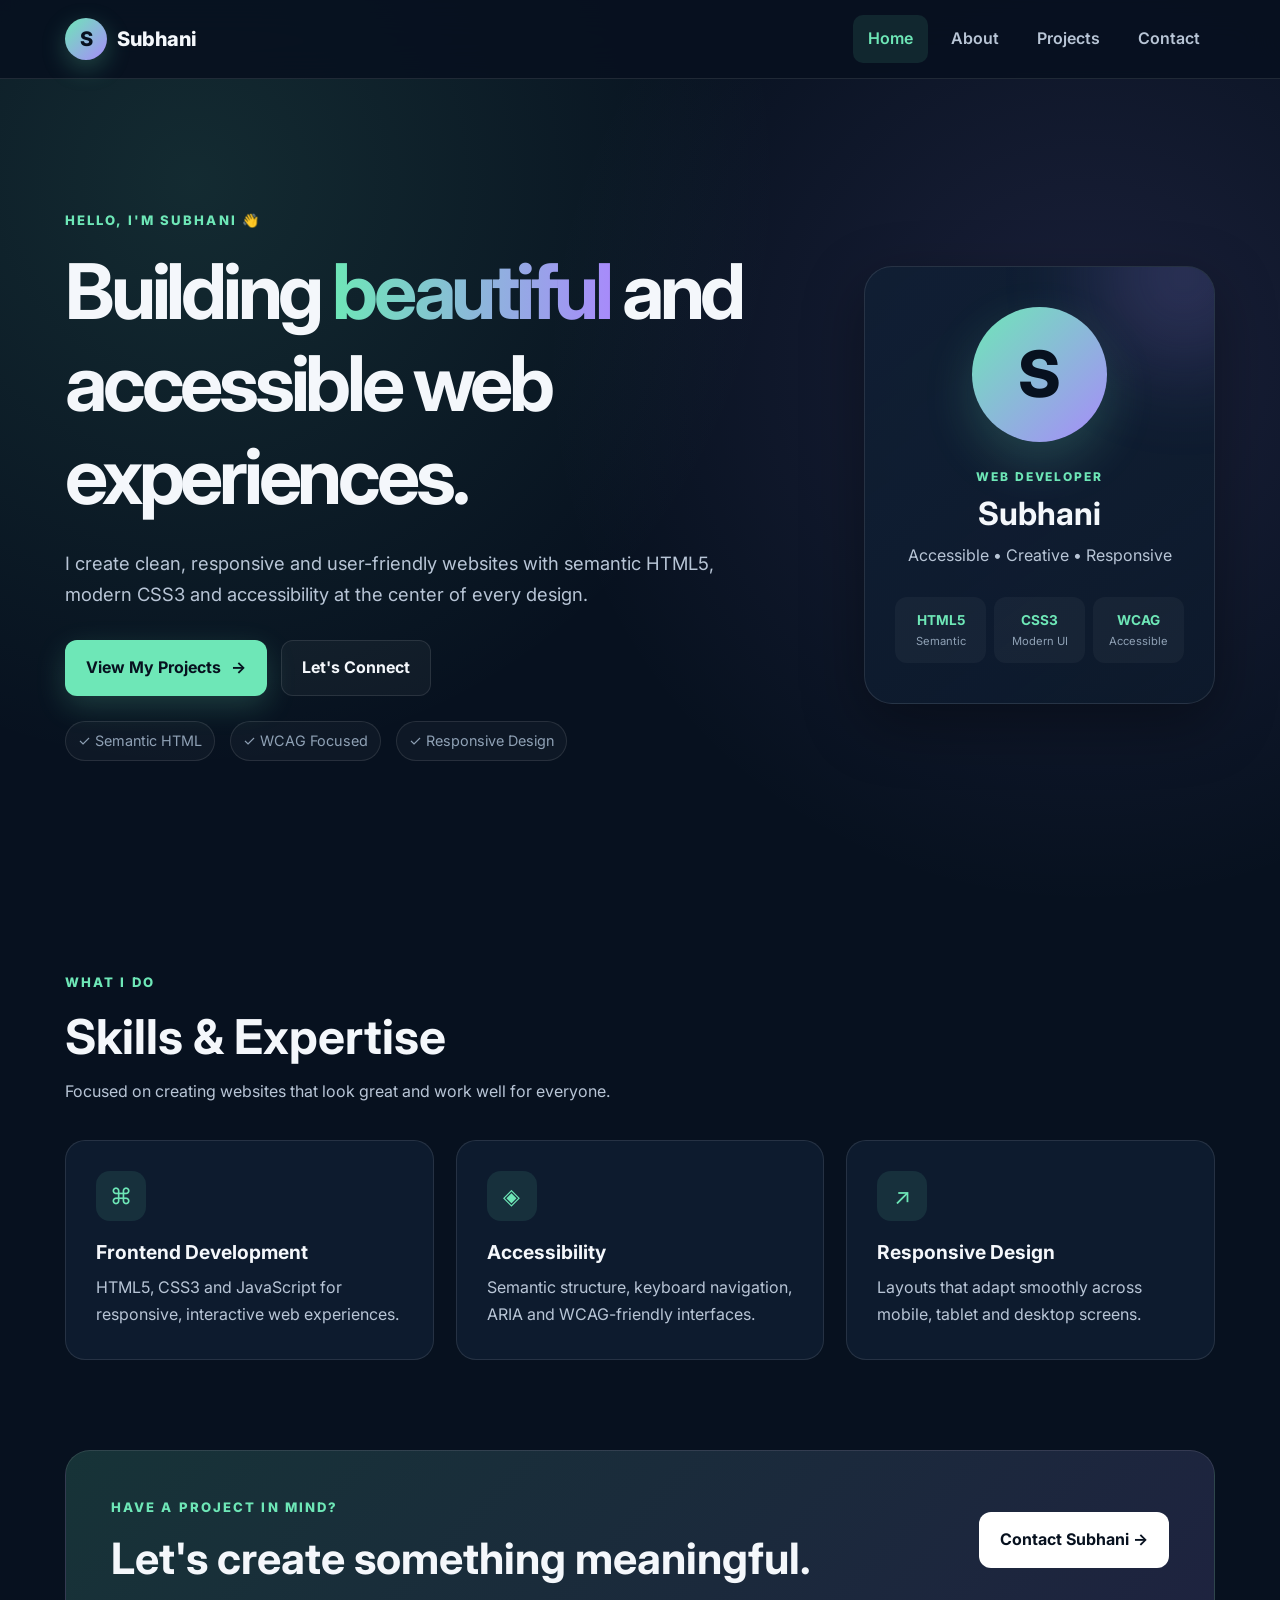
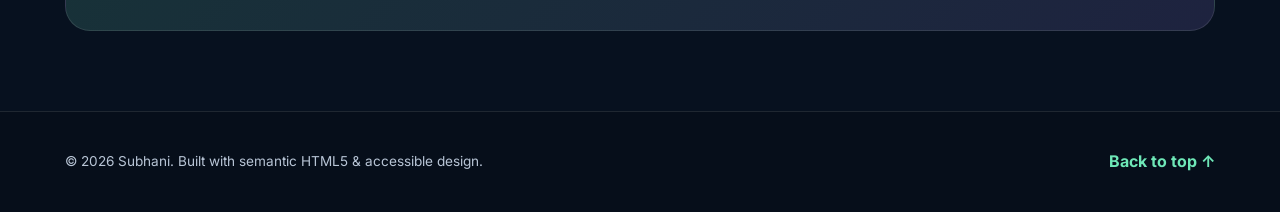
<file: index.html>
<!DOCTYPE html>
<html lang="en">
<head>
  <meta charset="UTF-8">

  <meta name="viewport" content="width=device-width, initial-scale=1.0">

  <meta name="description"
        content="Subhani's accessible personal portfolio showcasing web development skills and projects.">

  <meta name="keywords"
        content="Subhani, portfolio, web developer, HTML5, CSS3, accessibility, WCAG">

  <meta name="author" content="Subhani">

  <title>Subhani | Accessible Web Portfolio</title>

  <link rel="stylesheet" href="style.css">
</head>

<body>

<a class="skip-link" href="#main-content">
  Skip to main content
</a>

<header class="site-header">

  <div class="container nav-wrap">

    <a class="brand" href="index.html" aria-label="Subhani home">

      <span class="brand-mark" aria-hidden="true">
        S
      </span>

      <span>Subhani</span>

    </a>

    <nav aria-label="Main Navigation">

      <ul class="nav-list">

        <li>
          <a class="active"
             href="index.html"
             aria-current="page">
            Home
          </a>
        </li>

        <li>
          <a href="about.html">
            About
          </a>
        </li>

        <li>
          <a href="projects.html">
            Projects
          </a>
        </li>

        <li>
          <a href="contact.html">
            Contact
          </a>
        </li>

      </ul>

    </nav>

  </div>

</header>


<main id="main-content">

  <!-- HERO SECTION -->

  <section class="hero container"
           aria-labelledby="hero-title">

    <div class="hero-copy">

      <p class="eyebrow">
        HELLO, I'M SUBHANI 👋
      </p>

      <h1 id="hero-title">

        Building
        <span>beautiful</span>
        and accessible web experiences.

      </h1>

      <p class="hero-text">

        I create clean, responsive and user-friendly
        websites with semantic HTML5, modern CSS3
        and accessibility at the center of every design.

      </p>

      <div class="hero-actions">

        <a class="btn btn-primary"
           href="projects.html">

          View My Projects
          <span aria-hidden="true">→</span>

        </a>

        <a class="btn btn-secondary"
           href="contact.html">

          Let's Connect

        </a>

      </div>


      <div class="quick-points"
           aria-label="Portfolio highlights">

        <span>✓ Semantic HTML</span>

        <span>✓ WCAG Focused</span>

        <span>✓ Responsive Design</span>

      </div>

    </div>


    <!-- PROFILE CARD -->

    <div class="hero-card"
         aria-label="Subhani profile summary">

      <div class="glow"></div>

      <div class="profile-circle"
           aria-hidden="true">

        S

      </div>

      <p class="profile-label">
        WEB DEVELOPER
      </p>

      <h2>
        Subhani
      </h2>

      <p>
        Accessible • Creative • Responsive
      </p>


      <div class="mini-stats">

        <div>
          <strong>HTML5</strong>
          <span>Semantic</span>
        </div>

        <div>
          <strong>CSS3</strong>
          <span>Modern UI</span>
        </div>

        <div>
          <strong>WCAG</strong>
          <span>Accessible</span>
        </div>

      </div>

    </div>

  </section>


  <!-- SKILLS -->

  <section class="section container"
           aria-labelledby="skills-title">

    <div class="section-heading">

      <p class="eyebrow">
        WHAT I DO
      </p>

      <h2 id="skills-title">
        Skills & Expertise
      </h2>

      <p>
        Focused on creating websites that look great
        and work well for everyone.
      </p>

    </div>


    <div class="card-grid">

      <article class="info-card">

        <div class="icon" aria-hidden="true">
          ⌘
        </div>

        <h3>
          Frontend Development
        </h3>

        <p>
          HTML5, CSS3 and JavaScript for responsive,
          interactive web experiences.
        </p>

      </article>


      <article class="info-card">

        <div class="icon" aria-hidden="true">
          ◈
        </div>

        <h3>
          Accessibility
        </h3>

        <p>
          Semantic structure, keyboard navigation,
          ARIA and WCAG-friendly interfaces.
        </p>

      </article>


      <article class="info-card">

        <div class="icon" aria-hidden="true">
          ↗
        </div>

        <h3>
          Responsive Design
        </h3>

        <p>
          Layouts that adapt smoothly across mobile,
          tablet and desktop screens.
        </p>

      </article>

    </div>

  </section>


  <!-- CALL TO ACTION -->

  <section class="cta container"
           aria-labelledby="cta-title">

    <div>

      <p class="eyebrow">
        HAVE A PROJECT IN MIND?
      </p>

      <h2 id="cta-title">
        Let's create something meaningful.
      </h2>

    </div>

    <a class="btn btn-light"
       href="contact.html">

      Contact Subhani →

    </a>

  </section>

</main>


<footer class="site-footer">

  <div class="container footer-wrap">

    <p>
      © 2026 Subhani.
      Built with semantic HTML5 & accessible design.
    </p>

    <a href="index.html">
      Back to top ↑
    </a>

  </div>

</footer>

</body>
</html>
</file>
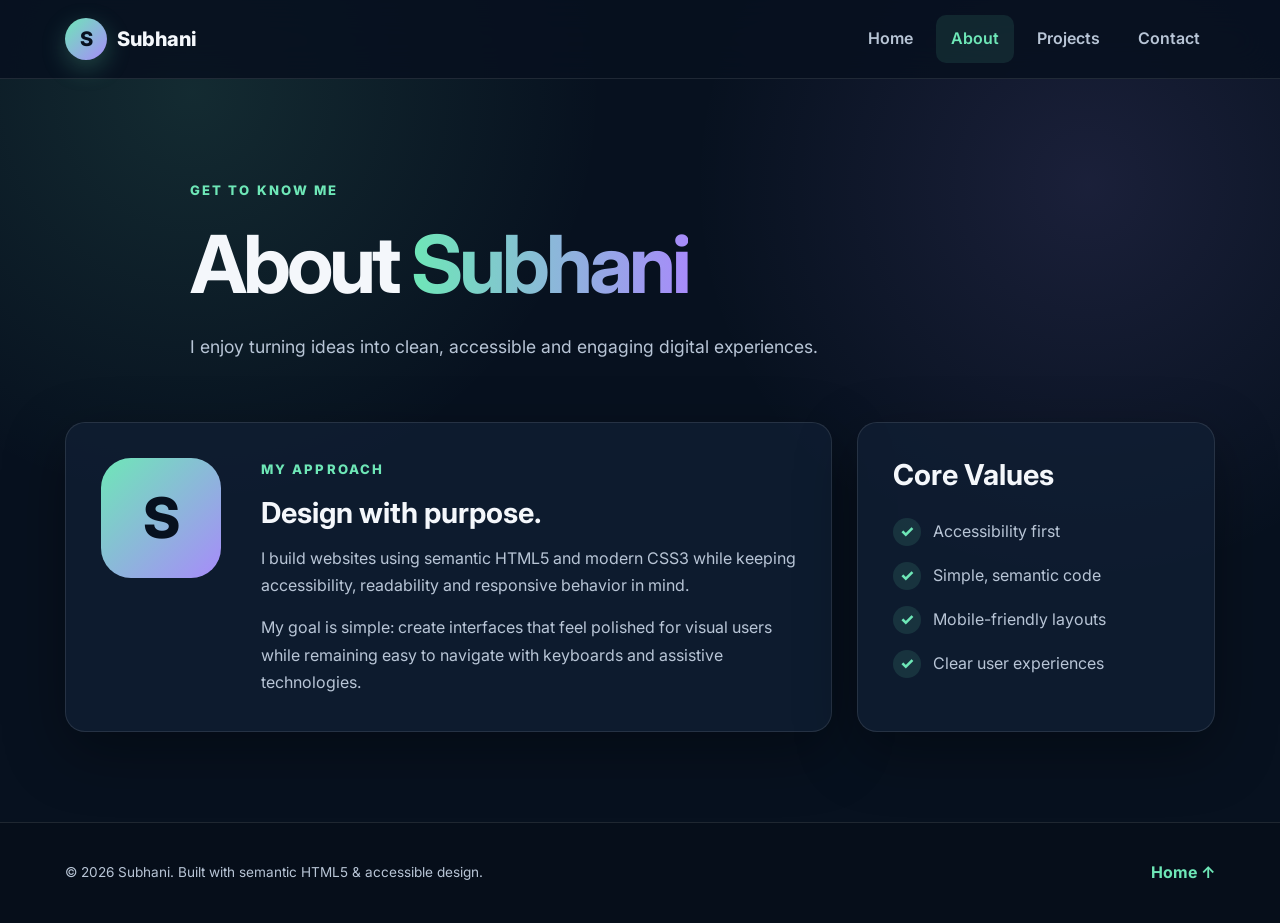
<file: about.html>
<!DOCTYPE html>
<html lang="en">

<head>

  <meta charset="UTF-8">

  <meta name="viewport"
        content="width=device-width, initial-scale=1.0">

  <meta name="description"
        content="Learn more about Subhani and their approach to accessible web development.">

  <title>About | Subhani</title>

  <link rel="stylesheet"
        href="style.css">

</head>


<body>

<a class="skip-link"
   href="#main-content">

  Skip to main content

</a>


<header class="site-header">

  <div class="container nav-wrap">

    <a class="brand"
       href="index.html"
       aria-label="Subhani home">

      <span class="brand-mark"
            aria-hidden="true">

        S

      </span>

      <span>
        Subhani
      </span>

    </a>


    <nav aria-label="Main Navigation">

      <ul class="nav-list">

        <li>
          <a href="index.html">
            Home
          </a>
        </li>

        <li>
          <a class="active"
             href="about.html"
             aria-current="page">

            About

          </a>
        </li>

        <li>
          <a href="projects.html">
            Projects
          </a>
        </li>

        <li>
          <a href="contact.html">
            Contact
          </a>
        </li>

      </ul>

    </nav>

  </div>

</header>


<main id="main-content">


  <section class="page-hero container"
           aria-labelledby="page-title">

    <p class="eyebrow">
      GET TO KNOW ME
    </p>

    <h1 id="page-title">

      About
      <span>Subhani</span>

    </h1>

    <p>

      I enjoy turning ideas into clean,
      accessible and engaging digital experiences.

    </p>

  </section>


  <section class="about-layout container"
           aria-labelledby="story-title">


    <article class="about-card">

      <div class="large-avatar"
           aria-hidden="true">

        S

      </div>


      <div>

        <p class="eyebrow">
          MY APPROACH
        </p>

        <h2 id="story-title">
          Design with purpose.
        </h2>

        <p>

          I build websites using semantic HTML5
          and modern CSS3 while keeping accessibility,
          readability and responsive behavior in mind.

        </p>

        <p>

          My goal is simple: create interfaces that
          feel polished for visual users while
          remaining easy to navigate with keyboards
          and assistive technologies.

        </p>

      </div>

    </article>


    <aside class="values-card"
           aria-labelledby="values-title">

      <h2 id="values-title">
        Core Values
      </h2>


      <ul class="check-list">

        <li>
          <span aria-hidden="true">✓</span>
          Accessibility first
        </li>

        <li>
          <span aria-hidden="true">✓</span>
          Simple, semantic code
        </li>

        <li>
          <span aria-hidden="true">✓</span>
          Mobile-friendly layouts
        </li>

        <li>
          <span aria-hidden="true">✓</span>
          Clear user experiences
        </li>

      </ul>

    </aside>

  </section>

</main>


<footer class="site-footer">

  <div class="container footer-wrap">

    <p>
      © 2026 Subhani.
      Built with semantic HTML5 & accessible design.
    </p>

    <a href="index.html">
      Home ↑
    </a>

  </div>

</footer>


</body>
</html>
</file>
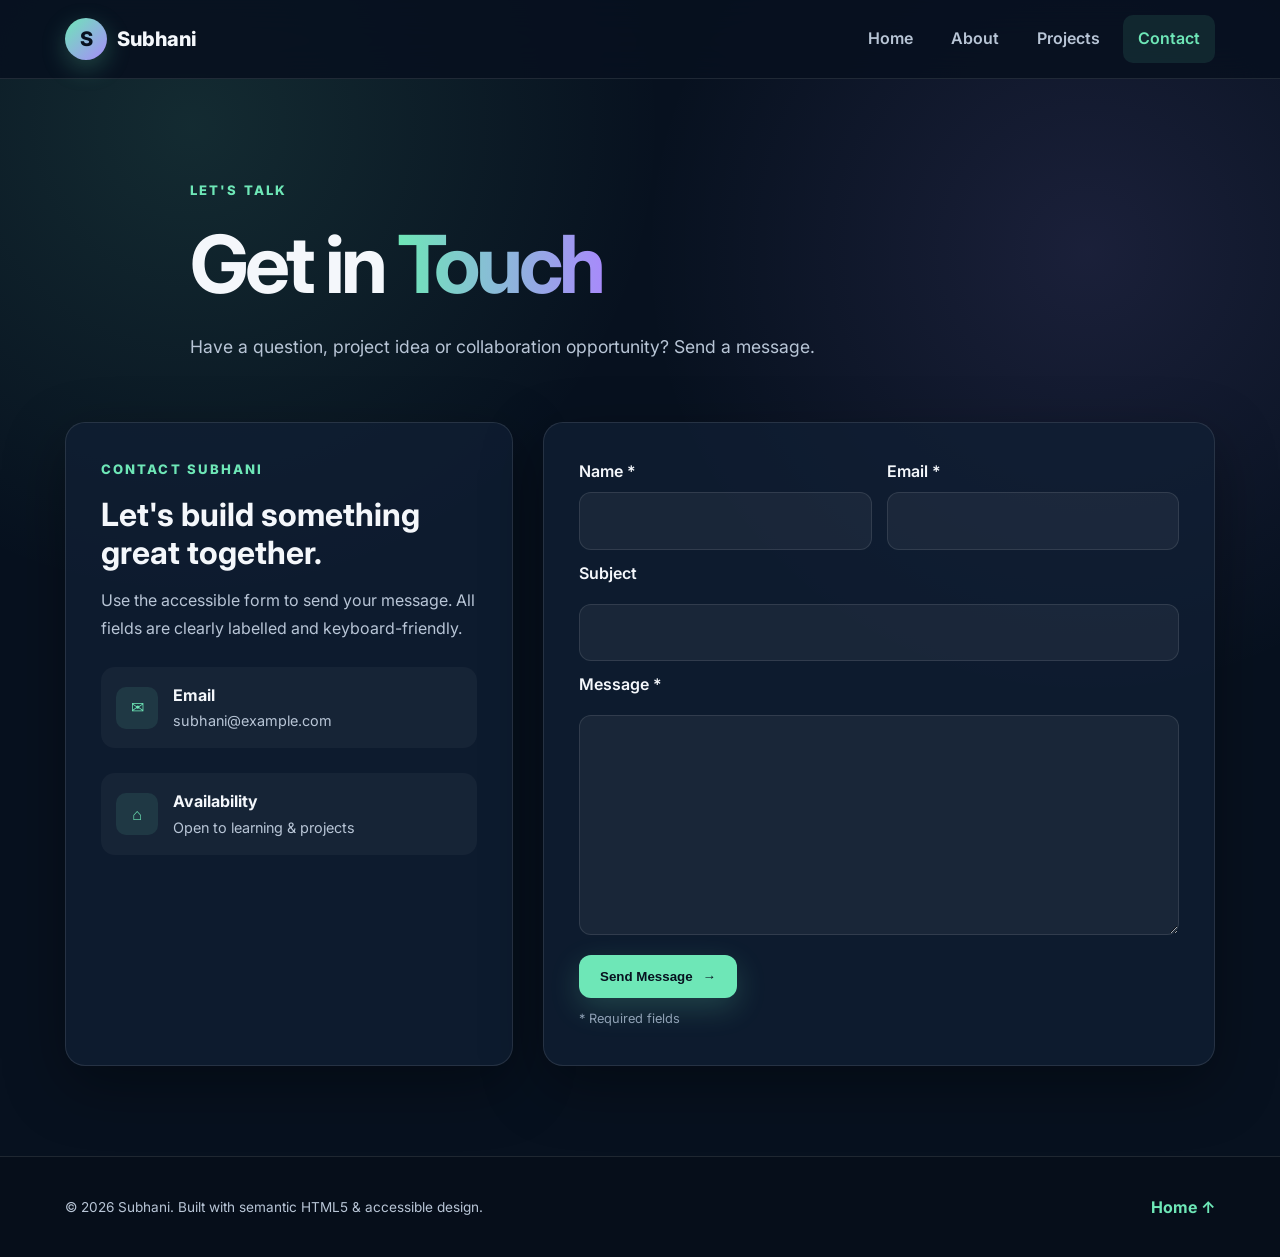
<file: contact.html>
<!DOCTYPE html>
<html lang="en">

<head>

  <meta charset="UTF-8">

  <meta name="viewport"
        content="width=device-width, initial-scale=1.0">

  <meta name="description"
        content="Contact Subhani through an accessible contact form.">

  <title>Contact | Subhani</title>

  <link rel="stylesheet"
        href="style.css">

</head>


<body>

<a class="skip-link"
   href="#main-content">

  Skip to main content

</a>


<header class="site-header">

  <div class="container nav-wrap">

    <a class="brand"
       href="index.html"
       aria-label="Subhani home">

      <span class="brand-mark"
            aria-hidden="true">

        S

      </span>

      <span>
        Subhani
      </span>

    </a>


    <nav aria-label="Main Navigation">

      <ul class="nav-list">

        <li>
          <a href="index.html">
            Home
          </a>
        </li>

        <li>
          <a href="about.html">
            About
          </a>
        </li>

        <li>
          <a href="projects.html">
            Projects
          </a>
        </li>

        <li>
          <a class="active"
             href="contact.html"
             aria-current="page">

            Contact

          </a>
        </li>

      </ul>

    </nav>

  </div>

</header>


<main id="main-content">


  <section class="page-hero container"
           aria-labelledby="page-title">

    <p class="eyebrow">
      LET'S TALK
    </p>

    <h1 id="page-title">

      Get in
      <span>Touch</span>

    </h1>

    <p>

      Have a question, project idea or collaboration
      opportunity? Send a message.

    </p>

  </section>


  <section class="contact-layout container"
           aria-labelledby="contact-heading">


    <aside class="contact-info">

      <p class="eyebrow">
        CONTACT SUBHANI
      </p>

      <h2 id="contact-heading">

        Let's build something great together.

      </h2>

      <p>

        Use the accessible form to send your message.
        All fields are clearly labelled and
        keyboard-friendly.

      </p>


      <div class="contact-detail">

        <span aria-hidden="true">
          ✉
        </span>

        <div>

          <strong>
            Email
          </strong>

          <p>
            subhani@example.com
          </p>

        </div>

      </div>


      <div class="contact-detail">

        <span aria-hidden="true">
          ⌂
        </span>

        <div>

          <strong>
            Availability
          </strong>

          <p>
            Open to learning & projects
          </p>

        </div>

      </div>

    </aside>


    <form class="contact-form"
          aria-label="Contact Form">


      <div class="form-row">

        <div>

          <label for="name">

            Name
            <span aria-hidden="true">*</span>

          </label>

          <input
            type="text"
            id="name"
            name="name"
            autocomplete="name"
            required>

        </div>


        <div>

          <label for="email">

            Email
            <span aria-hidden="true">*</span>

          </label>

          <input
            type="email"
            id="email"
            name="email"
            autocomplete="email"
            required>

        </div>

      </div>


      <label for="subject">
        Subject
      </label>

      <input
        type="text"
        id="subject"
        name="subject">


      <label for="message">

        Message
        <span aria-hidden="true">*</span>

      </label>

      <textarea
        id="message"
        name="message"
        rows="7"
        required></textarea>


      <button
        class="btn btn-primary"
        type="submit">

        Send Message
        <span aria-hidden="true">→</span>

      </button>


      <p class="form-note">
        * Required fields
      </p>

    </form>

  </section>

</main>


<footer class="site-footer">

  <div class="container footer-wrap">

    <p>
      © 2026 Subhani.
      Built with semantic HTML5 & accessible design.
    </p>

    <a href="index.html">
      Home ↑
    </a>

  </div>

</footer>


</body>
</html>
</file>
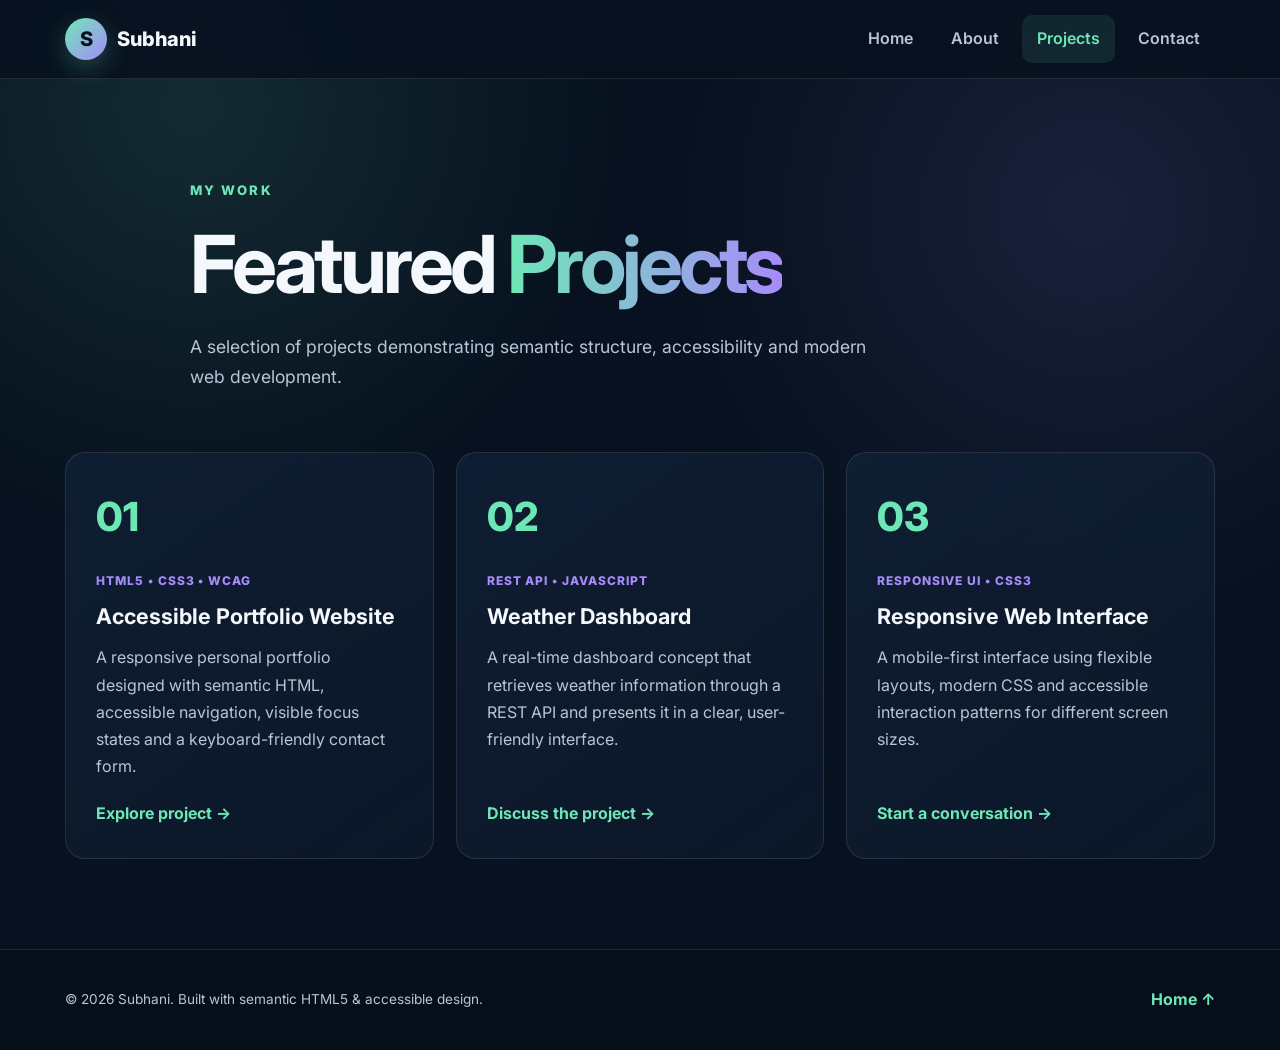
<file: projects.html>
<!DOCTYPE html>
<html lang="en">

<head>

  <meta charset="UTF-8">

  <meta name="viewport"
        content="width=device-width, initial-scale=1.0">

  <meta name="description"
        content="Projects created by Subhani using accessible and responsive web technologies.">

  <title>Projects | Subhani</title>

  <link rel="stylesheet"
        href="style.css">

</head>


<body>

<a class="skip-link"
   href="#main-content">

  Skip to main content

</a>


<header class="site-header">

  <div class="container nav-wrap">

    <a class="brand"
       href="index.html"
       aria-label="Subhani home">

      <span class="brand-mark"
            aria-hidden="true">

        S

      </span>

      <span>
        Subhani
      </span>

    </a>


    <nav aria-label="Main Navigation">

      <ul class="nav-list">

        <li>
          <a href="index.html">
            Home
          </a>
        </li>

        <li>
          <a href="about.html">
            About
          </a>
        </li>

        <li>
          <a class="active"
             href="projects.html"
             aria-current="page">

            Projects

          </a>
        </li>

        <li>
          <a href="contact.html">
            Contact
          </a>
        </li>

      </ul>

    </nav>

  </div>

</header>


<main id="main-content">


  <section class="page-hero container"
           aria-labelledby="page-title">

    <p class="eyebrow">
      MY WORK
    </p>

    <h1 id="page-title">

      Featured
      <span>Projects</span>

    </h1>

    <p>

      A selection of projects demonstrating
      semantic structure, accessibility and
      modern web development.

    </p>

  </section>


  <section class="project-grid container"
           aria-label="Project list">


    <article class="project-card">

      <div class="project-number"
           aria-hidden="true">

        01

      </div>

      <p class="tag">
        HTML5 • CSS3 • WCAG
      </p>

      <h2>
        Accessible Portfolio Website
      </h2>

      <p>

        A responsive personal portfolio designed
        with semantic HTML, accessible navigation,
        visible focus states and a keyboard-friendly
        contact form.

      </p>

      <a href="index.html"
         class="text-link">

        Explore project →

      </a>

    </article>


    <article class="project-card">

      <div class="project-number"
           aria-hidden="true">

        02

      </div>

      <p class="tag">
        REST API • JavaScript
      </p>

      <h2>
        Weather Dashboard
      </h2>

      <p>

        A real-time dashboard concept that retrieves
        weather information through a REST API and
        presents it in a clear, user-friendly interface.

      </p>

      <a href="contact.html"
         class="text-link">

        Discuss the project →

      </a>

    </article>


    <article class="project-card">

      <div class="project-number"
           aria-hidden="true">

        03

      </div>

      <p class="tag">
        Responsive UI • CSS3
      </p>

      <h2>
        Responsive Web Interface
      </h2>

      <p>

        A mobile-first interface using flexible
        layouts, modern CSS and accessible interaction
        patterns for different screen sizes.

      </p>

      <a href="contact.html"
         class="text-link">

        Start a conversation →

      </a>

    </article>


  </section>

</main>


<footer class="site-footer">

  <div class="container footer-wrap">

    <p>
      © 2026 Subhani.
      Built with semantic HTML5 & accessible design.
    </p>

    <a href="index.html">
      Home ↑
    </a>

  </div>

</footer>


</body>
</html>
</file>
<file: style.css>
/* =========================================================
   SUBHANI ACCESSIBLE PORTFOLIO
   Modern + Attractive + Responsive + Accessible
   ========================================================= */

/* ---------- GOOGLE FONT ---------- */

@import url('https://fonts.googleapis.com/css2?family=Inter:wght@400;500;600;700;800&display=swap');


/* ---------- ROOT VARIABLES ---------- */

:root {
  --bg: #07111f;
  --bg-light: #0d1a2c;
  --card: #101f34;
  --card-hover: #142943;

  --text: #f4f7fb;
  --text-light: #b8c5d6;
  --text-muted: #8fa1b5;

  --primary: #6ee7b7;
  --primary-dark: #34d399;

  --purple: #a78bfa;
  --border: rgba(255, 255, 255, 0.10);

  --shadow: 0 20px 60px rgba(0, 0, 0, 0.35);

  --radius: 20px;
  --max-width: 1150px;
}


/* ---------- RESET ---------- */

* {
  margin: 0;
  padding: 0;
  box-sizing: border-box;
}


html {
  scroll-behavior: smooth;
}


body {
  font-family: "Inter", Arial, sans-serif;
  background:
    radial-gradient(
      circle at 15% 10%,
      rgba(110, 231, 183, 0.12),
      transparent 30%
    ),
    radial-gradient(
      circle at 85% 20%,
      rgba(167, 139, 250, 0.12),
      transparent 30%
    ),
    var(--bg);

  color: var(--text);

  line-height: 1.7;

  min-height: 100vh;
}


/* ---------- ACCESSIBILITY ---------- */

.skip-link {
  position: absolute;
  top: -100px;
  left: 20px;

  background: var(--primary);
  color: #07111f;

  padding: 10px 16px;

  border-radius: 8px;

  font-weight: 700;

  z-index: 9999;
}


.skip-link:focus {
  top: 20px;
}


:focus-visible {
  outline: 3px solid var(--primary);
  outline-offset: 4px;
}


/* ---------- GENERAL ---------- */

.container {
  width: min(1150px, calc(100% - 40px));
  margin-inline: auto;
}


a {
  color: inherit;
}


p {
  color: var(--text-light);
}


h1,
h2,
h3 {
  line-height: 1.2;
}


::selection {
  background: var(--primary);
  color: #07111f;
}


/* ---------- HEADER ---------- */

.site-header {
  position: sticky;
  top: 0;

  z-index: 1000;

  background: rgba(7, 17, 31, 0.88);

  backdrop-filter: blur(18px);

  border-bottom: 1px solid var(--border);
}


.nav-wrap {
  min-height: 78px;

  display: flex;

  align-items: center;

  justify-content: space-between;

  gap: 30px;
}


.brand {
  display: flex;

  align-items: center;

  gap: 10px;

  text-decoration: none;

  font-size: 1.25rem;

  font-weight: 800;
}


.brand-mark {
  width: 42px;
  height: 42px;

  display: grid;
  place-items: center;

  border-radius: 50%;

  background:
    linear-gradient(
      135deg,
      var(--primary),
      var(--purple)
    );

  color: #07111f;

  font-weight: 800;

  box-shadow:
    0 8px 25px rgba(110, 231, 183, 0.25);
}


/* ---------- NAVIGATION ---------- */

.nav-list {
  display: flex;

  align-items: center;

  gap: 8px;

  list-style: none;
}


.nav-list a {
  display: block;

  padding: 10px 15px;

  border-radius: 10px;

  text-decoration: none;

  color: var(--text-light);

  font-weight: 600;

  transition:
    background 0.2s ease,
    color 0.2s ease,
    transform 0.2s ease;
}


.nav-list a:hover,
.nav-list a.active {
  background: rgba(110, 231, 183, 0.10);

  color: var(--primary);
}


.nav-list a:hover {
  transform: translateY(-2px);
}


/* ---------- HERO ---------- */

.hero {
  min-height: calc(100vh - 78px);

  display: grid;

  grid-template-columns: 1.35fr 0.65fr;

  align-items: center;

  gap: 70px;

  padding-top: 70px;

  padding-bottom: 80px;
}


.hero-copy {
  max-width: 750px;
}


.eyebrow {
  color: var(--primary);

  font-size: 0.82rem;

  font-weight: 800;

  letter-spacing: 0.16em;

  margin-bottom: 15px;
}


.hero h1 {
  font-size: clamp(2.8rem, 6vw, 5.5rem);

  letter-spacing: -0.055em;

  margin-bottom: 25px;
}


.hero h1 span,
.page-hero h1 span {
  background:
    linear-gradient(
      90deg,
      var(--primary),
      var(--purple)
    );

  -webkit-background-clip: text;

  background-clip: text;

  color: transparent;
}


.hero-text {
  font-size: 1.15rem;

  max-width: 700px;

  color: var(--text-light);

  margin-bottom: 30px;
}


/* ---------- BUTTONS ---------- */

.hero-actions {
  display: flex;

  flex-wrap: wrap;

  gap: 14px;

  margin-bottom: 25px;
}


.btn {
  display: inline-flex;

  align-items: center;

  justify-content: center;

  gap: 10px;

  padding: 13px 20px;

  border-radius: 12px;

  text-decoration: none;

  font-weight: 700;

  border: 1px solid transparent;

  transition:
    transform 0.2s ease,
    box-shadow 0.2s ease,
    background 0.2s ease;
}


.btn:hover {
  transform: translateY(-3px);
}


.btn-primary {
  background: var(--primary);

  color: #07111f;

  box-shadow:
    0 10px 30px rgba(110, 231, 183, 0.20);
}


.btn-primary:hover {
  background: var(--primary-dark);

  box-shadow:
    0 15px 35px rgba(110, 231, 183, 0.30);
}


.btn-secondary {
  border-color: var(--border);

  background: rgba(255, 255, 255, 0.04);

  color: var(--text);
}


.btn-secondary:hover {
  background: rgba(255, 255, 255, 0.09);
}


.btn-light {
  background: white;

  color: #07111f;
}


/* ---------- QUICK POINTS ---------- */

.quick-points {
  display: flex;

  flex-wrap: wrap;

  gap: 15px;

  color: var(--text-muted);

  font-size: 0.9rem;
}


.quick-points span {
  padding: 7px 12px;

  border: 1px solid var(--border);

  border-radius: 50px;

  background: rgba(255, 255, 255, 0.03);
}


/* ---------- PROFILE CARD ---------- */

.hero-card {
  position: relative;

  overflow: hidden;

  padding: 40px 30px;

  text-align: center;

  background:
    linear-gradient(
      145deg,
      rgba(16, 31, 52, 0.95),
      rgba(13, 26, 44, 0.85)
    );

  border: 1px solid var(--border);

  border-radius: 28px;

  box-shadow: var(--shadow);
}


.glow {
  position: absolute;

  width: 180px;
  height: 180px;

  top: -80px;
  right: -60px;

  background: var(--purple);

  opacity: 0.20;

  filter: blur(50px);

  border-radius: 50%;
}


.profile-circle {
  position: relative;

  width: 135px;
  height: 135px;

  margin: 0 auto 25px;

  display: grid;

  place-items: center;

  border-radius: 50%;

  background:
    linear-gradient(
      135deg,
      var(--primary),
      var(--purple)
    );

  color: #07111f;

  font-size: 4rem;

  font-weight: 800;

  box-shadow:
    0 20px 50px rgba(110, 231, 183, 0.20);
}


.profile-label {
  color: var(--primary);

  font-size: 0.75rem;

  font-weight: 800;

  letter-spacing: 0.16em;
}


.hero-card h2 {
  font-size: 2rem;

  margin: 8px 0;
}


.mini-stats {
  display: grid;

  grid-template-columns: repeat(3, 1fr);

  gap: 8px;

  margin-top: 28px;
}


.mini-stats div {
  padding: 12px 5px;

  background: rgba(255, 255, 255, 0.04);

  border-radius: 12px;
}


.mini-stats strong,
.mini-stats span {
  display: block;
}


.mini-stats strong {
  color: var(--primary);

  font-size: 0.85rem;
}


.mini-stats span {
  color: var(--text-muted);

  font-size: 0.7rem;
}


/* ---------- SECTIONS ---------- */

.section {
  padding-top: 70px;

  padding-bottom: 90px;
}


.section-heading {
  max-width: 650px;

  margin-bottom: 35px;
}


.section-heading h2 {
  font-size: clamp(2rem, 4vw, 3rem);

  margin-bottom: 12px;
}


/* ---------- SKILL CARDS ---------- */

.card-grid {
  display: grid;

  grid-template-columns: repeat(3, 1fr);

  gap: 22px;
}


.info-card {
  padding: 30px;

  background: rgba(16, 31, 52, 0.75);

  border: 1px solid var(--border);

  border-radius: var(--radius);

  transition:
    transform 0.25s ease,
    background 0.25s ease,
    border-color 0.25s ease;
}


.info-card:hover {
  transform: translateY(-8px);

  background: var(--card-hover);

  border-color: rgba(110, 231, 183, 0.35);
}


.icon {
  width: 50px;
  height: 50px;

  display: grid;

  place-items: center;

  margin-bottom: 20px;

  border-radius: 14px;

  background: rgba(110, 231, 183, 0.10);

  color: var(--primary);

  font-size: 1.4rem;
}


.info-card h3 {
  margin-bottom: 10px;

  font-size: 1.2rem;
}


/* ---------- CTA ---------- */

.cta {
  display: flex;

  align-items: center;

  justify-content: space-between;

  gap: 30px;

  margin-bottom: 80px;

  padding: 45px;

  border-radius: 25px;

  background:
    linear-gradient(
      135deg,
      rgba(110, 231, 183, 0.16),
      rgba(167, 139, 250, 0.15)
    );

  border: 1px solid var(--border);
}


.cta h2 {
  font-size: clamp(1.8rem, 4vw, 2.7rem);
}


/* ---------- PAGE HERO ---------- */

.page-hero {
  padding-top: 100px;

  padding-bottom: 60px;

  max-width: 900px;
}


.page-hero h1 {
  font-size: clamp(3rem, 7vw, 5rem);

  letter-spacing: -0.05em;

  margin-bottom: 20px;
}


.page-hero > p:last-child {
  font-size: 1.1rem;

  max-width: 700px;
}


/* ---------- ABOUT ---------- */

.about-layout {
  display: grid;

  grid-template-columns: 1.5fr 0.7fr;

  gap: 25px;

  padding-bottom: 90px;
}


.about-card,
.values-card {
  padding: 35px;

  background: rgba(16, 31, 52, 0.75);

  border: 1px solid var(--border);

  border-radius: var(--radius);

  box-shadow: var(--shadow);
}


.about-card {
  display: grid;

  grid-template-columns: 130px 1fr;

  gap: 30px;
}


.large-avatar {
  width: 120px;
  height: 120px;

  display: grid;

  place-items: center;

  border-radius: 30px;

  background:
    linear-gradient(
      135deg,
      var(--primary),
      var(--purple)
    );

  color: #07111f;

  font-size: 3.5rem;

  font-weight: 800;
}


.about-card h2,
.values-card h2 {
  margin-bottom: 15px;

  font-size: 1.8rem;
}


.about-card p + p {
  margin-top: 15px;
}


/* ---------- CHECK LIST ---------- */

.check-list {
  list-style: none;

  display: grid;

  gap: 16px;

  margin-top: 25px;
}


.check-list li {
  display: flex;

  align-items: center;

  gap: 12px;

  color: var(--text-light);
}


.check-list span {
  width: 28px;
  height: 28px;

  display: grid;

  place-items: center;

  border-radius: 50%;

  background: rgba(110, 231, 183, 0.12);

  color: var(--primary);

  font-weight: 800;
}


/* ---------- PROJECTS ---------- */

.project-grid {
  display: grid;

  grid-template-columns: repeat(3, 1fr);

  gap: 22px;

  padding-bottom: 90px;
}


.project-card {
  position: relative;

  padding: 30px;

  min-height: 330px;

  display: flex;

  flex-direction: column;

  background:
    linear-gradient(
      145deg,
      rgba(16, 31, 52, 0.90),
      rgba(13, 26, 44, 0.75)
    );

  border: 1px solid var(--border);

  border-radius: var(--radius);

  transition:
    transform 0.25s ease,
    border-color 0.25s ease;
}


.project-card:hover {
  transform: translateY(-8px);

  border-color: rgba(110, 231, 183, 0.4);
}


.project-number {
  color: var(--primary);

  font-size: 2.5rem;

  font-weight: 800;

  margin-bottom: 20px;
}


.tag {
  color: var(--purple);

  font-size: 0.75rem;

  font-weight: 800;

  letter-spacing: 0.08em;

  text-transform: uppercase;

  margin-bottom: 12px;
}


.project-card h2 {
  font-size: 1.35rem;

  margin-bottom: 15px;
}


.project-card p:not(.tag) {
  margin-bottom: 20px;
}


.text-link {
  margin-top: auto;

  color: var(--primary);

  font-weight: 700;

  text-decoration: none;
}


.text-link:hover {
  text-decoration: underline;
}


/* ---------- CONTACT ---------- */

.contact-layout {
  display: grid;

  grid-template-columns: 0.8fr 1.2fr;

  gap: 30px;

  padding-bottom: 90px;
}


.contact-info,
.contact-form {
  padding: 35px;

  background: rgba(16, 31, 52, 0.75);

  border: 1px solid var(--border);

  border-radius: var(--radius);

  box-shadow: var(--shadow);
}


.contact-info h2 {
  font-size: 2rem;

  margin-bottom: 15px;
}


.contact-detail {
  display: flex;

  align-items: center;

  gap: 15px;

  margin-top: 25px;

  padding: 15px;

  border-radius: 14px;

  background: rgba(255, 255, 255, 0.04);
}


.contact-detail > span {
  width: 42px;
  height: 42px;

  display: grid;

  place-items: center;

  border-radius: 10px;

  background: rgba(110, 231, 183, 0.10);

  color: var(--primary);
}


.contact-detail strong {
  display: block;
}


.contact-detail p {
  font-size: 0.9rem;
}


/* ---------- FORM ---------- */

.contact-form {
  display: flex;

  flex-direction: column;

  gap: 10px;
}


.form-row {
  display: grid;

  grid-template-columns: 1fr 1fr;

  gap: 15px;
}


.form-row > div {
  display: flex;

  flex-direction: column;
}


label {
  color: var(--text);

  font-weight: 600;

  margin-bottom: 7px;
}


input,
textarea {
  width: 100%;

  padding: 14px 15px;

  border: 1px solid var(--border);

  border-radius: 12px;

  background: rgba(255, 255, 255, 0.05);

  color: var(--text);

  font: inherit;

  resize: vertical;
}


input::placeholder,
textarea::placeholder {
  color: var(--text-muted);
}


input:focus,
textarea:focus {
  border-color: var(--primary);

  background: rgba(255, 255, 255, 0.08);
}


.contact-form .btn {
  align-self: flex-start;

  margin-top: 10px;
}


.form-note {
  font-size: 0.8rem;

  color: var(--text-muted);
}


/* ---------- FOOTER ---------- */

.site-footer {
  border-top: 1px solid var(--border);

  background: rgba(0, 0, 0, 0.15);
}


.footer-wrap {
  min-height: 100px;

  display: flex;

  align-items: center;

  justify-content: space-between;

  gap: 20px;
}


.footer-wrap p {
  font-size: 0.85rem;
}


.footer-wrap a {
  color: var(--primary);

  text-decoration: none;

  font-weight: 700;
}


/* ---------- RESPONSIVE ---------- */

@media (max-width: 900px) {

  .hero {
    grid-template-columns: 1fr;

    gap: 45px;

    padding-top: 60px;
  }


  .hero-card {
    max-width: 500px;

    width: 100%;

    margin-inline: auto;
  }


  .card-grid {
    grid-template-columns: 1fr 1fr;
  }


  .project-grid {
    grid-template-columns: 1fr 1fr;
  }


  .about-layout,
  .contact-layout {
    grid-template-columns: 1fr;
  }

}


@media (max-width: 650px) {

  .container {
    width: min(100% - 28px, 1150px);
  }


  .nav-wrap {
    flex-direction: column;

    padding: 15px 0;

    gap: 10px;
  }


  .nav-list {
    flex-wrap: wrap;

    justify-content: center;
  }


  .nav-list a {
    padding: 7px 9px;

    font-size: 0.9rem;
  }


  .hero {
    min-height: auto;

    padding-top: 55px;
  }


  .hero h1 {
    font-size: 2.8rem;
  }


  .hero-actions {
    flex-direction: column;

    align-items: stretch;
  }


  .btn {
    width: 100%;
  }


  .card-grid,
  .project-grid {
    grid-template-columns: 1fr;
  }


  .about-card {
    grid-template-columns: 1fr;

    text-align: center;
  }


  .large-avatar {
    margin-inline: auto;
  }


  .form-row {
    grid-template-columns: 1fr;
  }


  .cta {
    flex-direction: column;

    align-items: flex-start;

    padding: 30px;
  }


  .footer-wrap {
    flex-direction: column;

    justify-content: center;

    text-align: center;

    padding: 25px 0;
  }

}


/* ---------- REDUCED MOTION ---------- */

@media (prefers-reduced-motion: reduce) {

  html {
    scroll-behavior: auto;
  }


  *,
  *::before,
  *::after {
    animation-duration: 0.01ms !important;

    animation-iteration-count: 1 !important;

    transition-duration: 0.01ms !important;
  }

}
</file>
